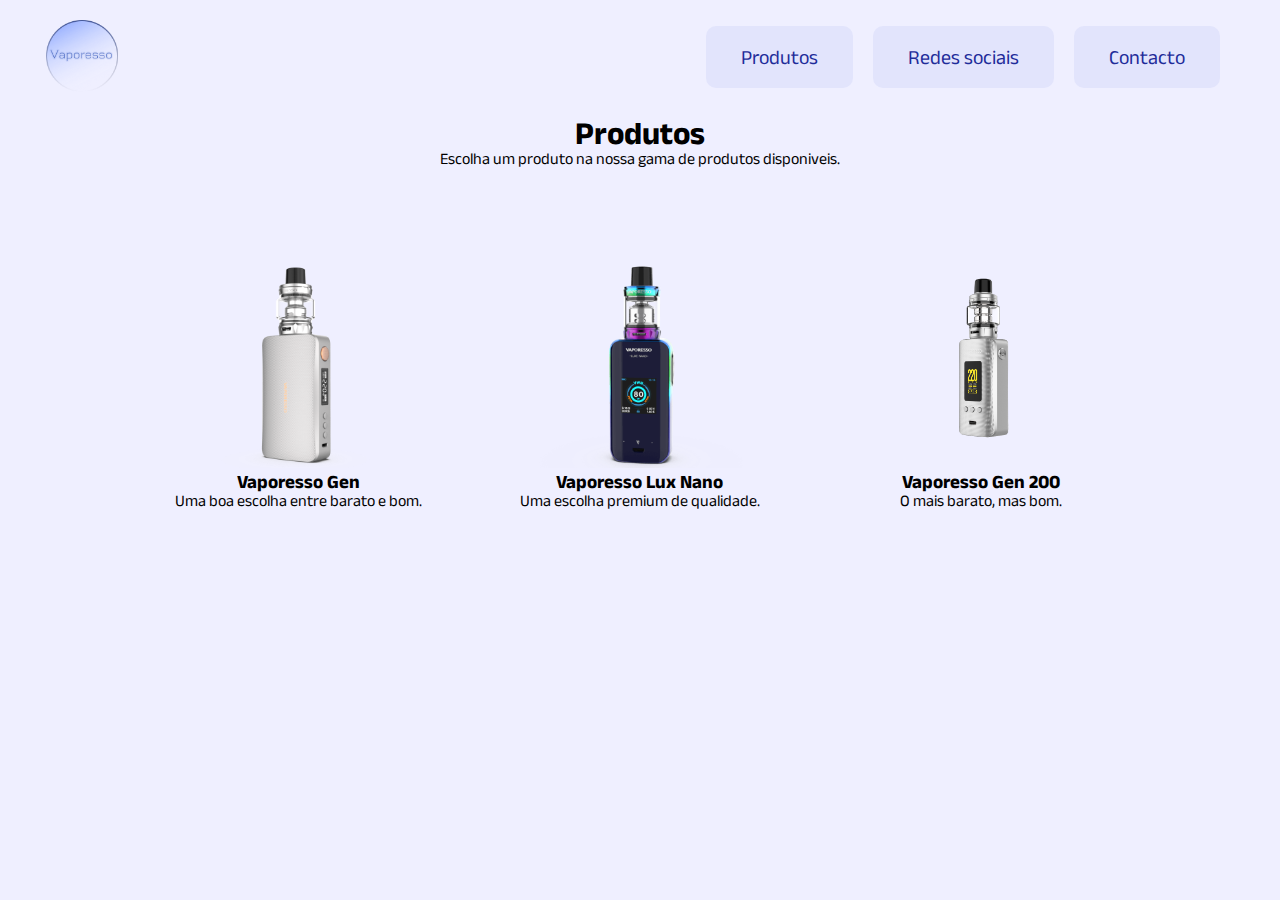
<file: index.html>
<!DOCTYPE html>
<html lang="en">
<head>
    <meta charset="UTF-8">
    <meta http-equiv="X-UA-Compatible" content="IE=edge">
    <meta name="viewport" content="width=device-width, initial-scale=1.0">
    <link rel="stylesheet" href="/public/css/styles.css">
    <title>Vaporesso</title>
</head>
<body>
    <header>
        <div role="img" aria-label="logotipo vaporesso">
            <img class="logo" src="./public/imgs/vaporlogo.png" alt="logo vaporesso">
        </div>

        <nav>
            <ul>
                <li><a href="index.html">Produtos</a></li>
                <li><a href="socials.html">Redes sociais</a></li>
                <li><a href="support.html">Contacto</a></li>
            </ul>
        </nav>
    </header>
    
    <main>
        <div class="conteudo-main">
            <h1>Produtos</h1>
			<p>Escolha um produto na nossa gama de produtos disponiveis.</p>
            <div class="cards">
                <div class="card">
                    <a href="./products/vaporessogen.html">
                        <img src="./public/imgs/genvape.webp" alt="GenVape">
                        <h3>Vaporesso Gen</h3>
                        <p>Uma boa escolha entre barato e bom.</p>
                    </a>
                </div>
                <div class="card">
                    <a href="./products/vaporessoluxnano.html">
                        <img src="./public/imgs/vapelux.webp" alt="VapeLux">
                        <h3>Vaporesso Lux Nano</h3>
                        <p>Uma escolha premium de qualidade.</p>
                    </a>
                </div>
                <div class="card">
                    <a href="./products/vaporessogen200.html">
                        <img src="./public/imgs/vapegen200.webp" alt="VapeGen200">
                        <h3>Vaporesso Gen 200</h3>
                        <p>O mais barato, mas bom.</p>
                    </a>
                </div>
            </div>
        </div>
    </main>
</body>
</html>
</file>
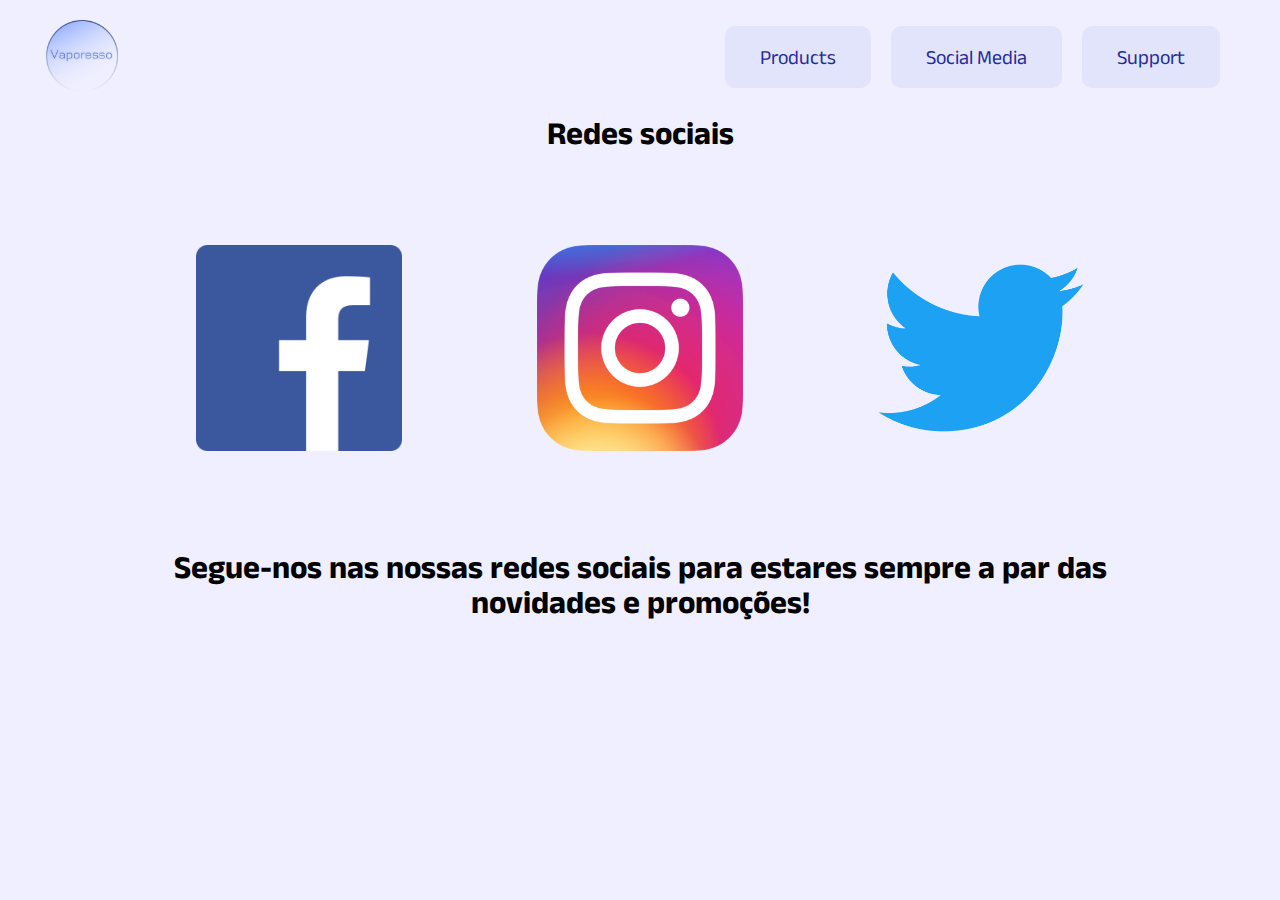
<file: socials.html>
<!DOCTYPE html>
<html lang="en">
<head>
    <meta charset="UTF-8">
    <meta http-equiv="X-UA-Compatible" content="IE=edge">
    <meta name="viewport" content="width=device-width, initial-scale=1.0">
    <link rel="stylesheet" href="/public/css/styles.css">
    <title>Vaporesso</title>
</head>
<body>
    <header>
        <div role="img" aria-label="logotipo vaporesso">
            <img class="logo" src="./public/imgs/vaporlogo.png" alt="logo vaporesso">
        </div>

        <nav>
            <ul>
                <li><a href="index.html">Products</a></li>
                <li><a href="socials.html">Social Media</a></li>
                <li><a href="support.html">Support</a></li>
            </ul>
        </nav>
    </header>
    
    <main>
        <div class="conteudo-main">
            <h1>Redes sociais</h1>
            <div class="cards">
                <div class="card">
                    <a href="">
                        <img src="./public/imgs/socials/facebook.png" alt="icone chat">
                    </a>
                </div>
                <div class="card">
                    <a href="">
                        <img src="./public/imgs/socials/instagram.png" alt="icone webinar">
                    </a>
                </div>
                <div class="card">
                    <a href="">
                        <img src="./public/imgs/socials/twitter.png" alt="icone conferencia">
                    </a>
                </div>
            </div>

            <h1>Segue-nos nas nossas redes sociais para estares sempre a par das novidades e promoções!</h1>
        </div>
    </main>
</body>
</html>
</file>
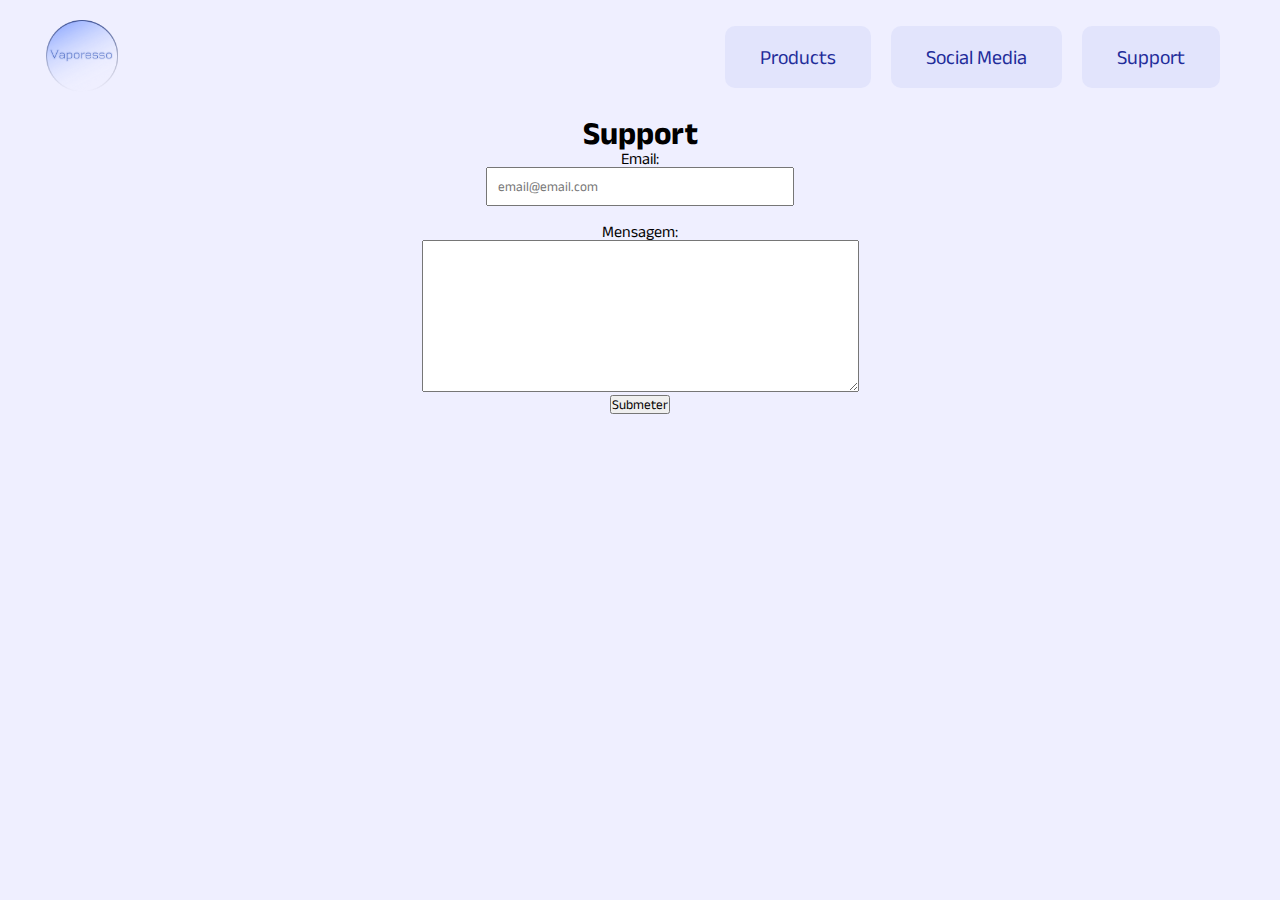
<file: support.html>
<!DOCTYPE html>
<html lang="en">
<head>
    <meta charset="UTF-8">
    <meta http-equiv="X-UA-Compatible" content="IE=edge">
    <meta name="viewport" content="width=device-width, initial-scale=1.0">
    <link rel="stylesheet" href="/public/css/styles.css">
    <title>Vaporesso</title>
</head>
<body>
    <header>
        <div role="img" aria-label="logotipo vaporesso">
            <img class="logo" src="./public/imgs/vaporlogo.png" alt="logo vaporesso">
        </div>

        <nav>
            <ul>
                <li><a href="index.html">Products</a></li>
                <li><a href="socials.html">Social Media</a></li>
                <li><a href="support.html">Support</a></li>
            </ul>
        </nav>
    </header>
    
    <main>
        <div class="conteudo-main">
            <h1>Support</h1>
            <label for="email">Email:</label><br>
            <input name="email" type="email" placeholder="email@email.com"><br><br>
            <label for="mensagem">Mensagem:</label><br>
            <textarea name="mensagem" id="" cols="60" rows="10"></textarea><br>
            <button>Submeter</button>
        </div>
    </main>
</body>
</html>
</file>
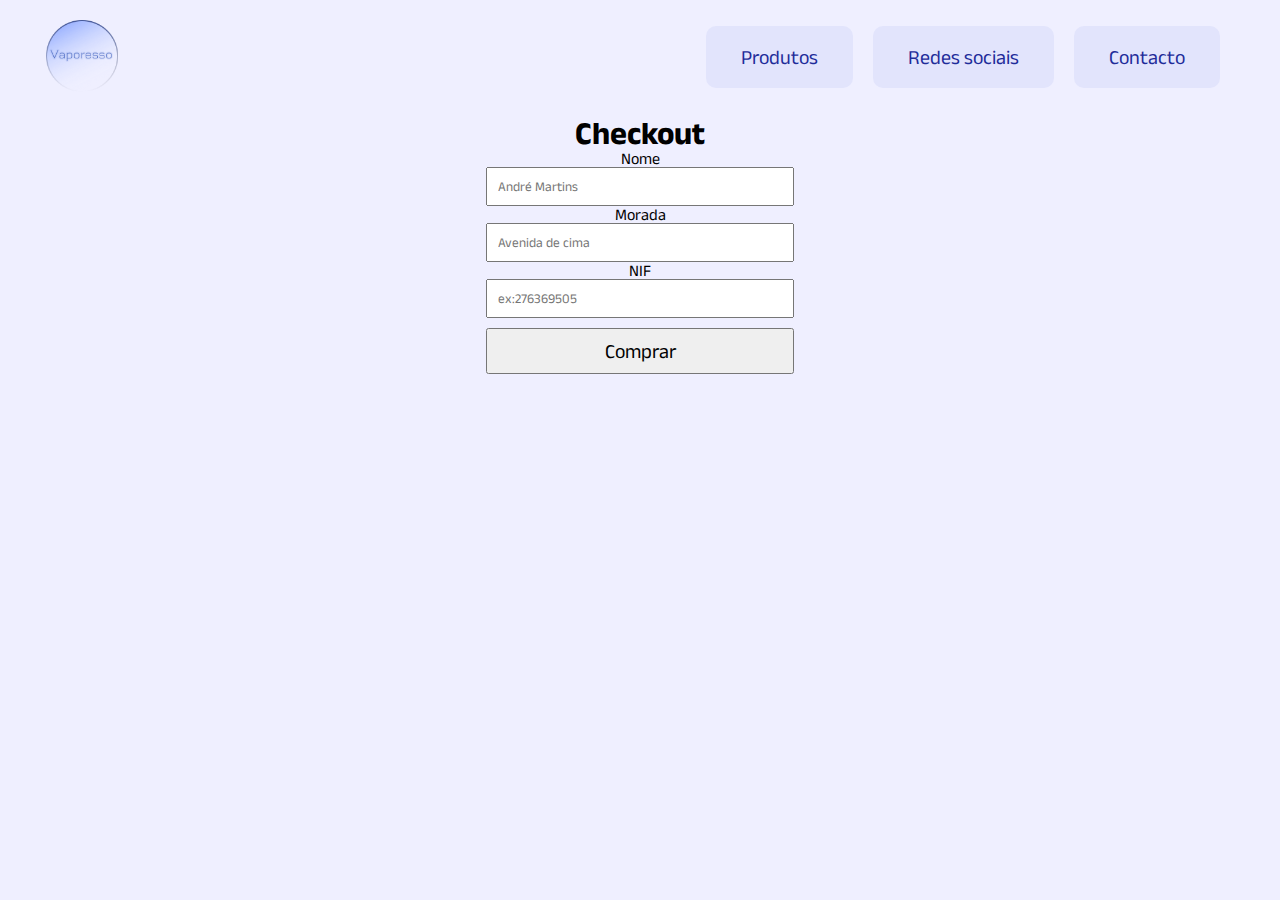
<file: products/checkout.html>
<!DOCTYPE html>
<html lang="en">
<head>
    <meta charset="UTF-8">
    <meta http-equiv="X-UA-Compatible" content="IE=edge">
    <meta name="viewport" content="width=device-width, initial-scale=1.0">
    <link rel="stylesheet" href="../public/css/styles.css">
    <title>Vaporesso</title>
</head>
<body>
    <header>
        <div role="img" aria-label="logotipo vaporesso">
            <img class="logo" src="../public/imgs/vaporlogo.png" alt="logo vaporesso">
        </div>

        <nav>
            <ul>
                <li><a href="../index.html">Produtos</a></li>
                <li><a href="../socials.html">Redes sociais</a></li>
                <li><a href="../support.html">Contacto</a></li>
            </ul>
        </nav>
    </header>
    
    <main>
        <div class="conteudo-main">
            <h1>Checkout</h1>
            <label for="nome">Nome</label><br>
            <input type="text" name="nome" placeholder="André Martins"><br>
            <label for="morada">Morada</label><br>
            <input type="text" name="morada" placeholder="Avenida de cima"><br>
            <label for="nif">NIF</label><br>
            <input type="text" name="nif" placeholder="ex:276369505"><br>
            <input type="button" class="btn-formulario" value="Comprar">
        </div>
    </main>
</body>
</html>
</file>
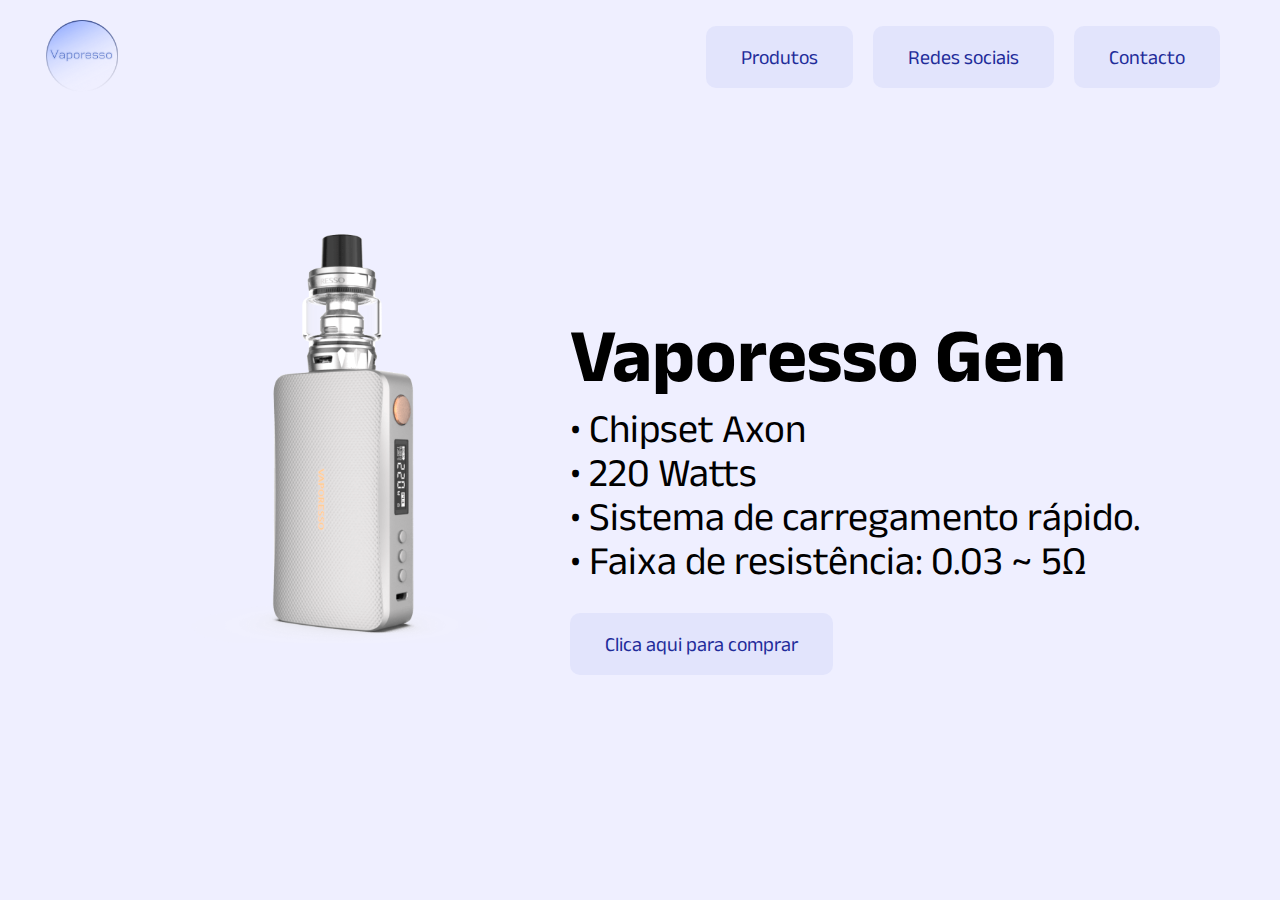
<file: products/vaporessogen.html>
<!DOCTYPE html>
<html lang="en">
<head>
    <meta charset="UTF-8">
    <meta http-equiv="X-UA-Compatible" content="IE=edge">
    <meta name="viewport" content="width=device-width, initial-scale=1.0">
    <link rel="stylesheet" href="../public/css/styles.css">
    <title>Vaporesso</title>
</head>
<body>
    <header>
        <div role="img" aria-label="logotipo vaporesso">
            <img class="logo" src="../public/imgs/vaporlogo.png" alt="logo vaporesso">
        </div>

        <nav>
            <ul>
                <li><a href="../index.html">Produtos</a></li>
                <li><a href="../socials.html">Redes sociais</a></li>
                <li><a href="../support.html">Contacto</a></li>
            </ul>
        </nav>
    </header>
    
    <main>
        <div class="conteudo-main">
            <div class="produto">
                <img src="../public/imgs/genvape.webp" alt="GenVape">
                <div class="info-produto">
                    <h1>Vaporesso Gen</h1>
                    <p>• Chipset Axon</p>
                    <p>• 220 Watts</p>
                    <p>• Sistema de carregamento rápido.</p>
                    <p>• Faixa de resistência: 0.03 ~ 5Ω</p><br><br><br>
                    <a href="./checkout.html">Clica aqui para comprar</a>
                </div>
            </div>
        </div>
    </main>
</body>
</html>
</file>
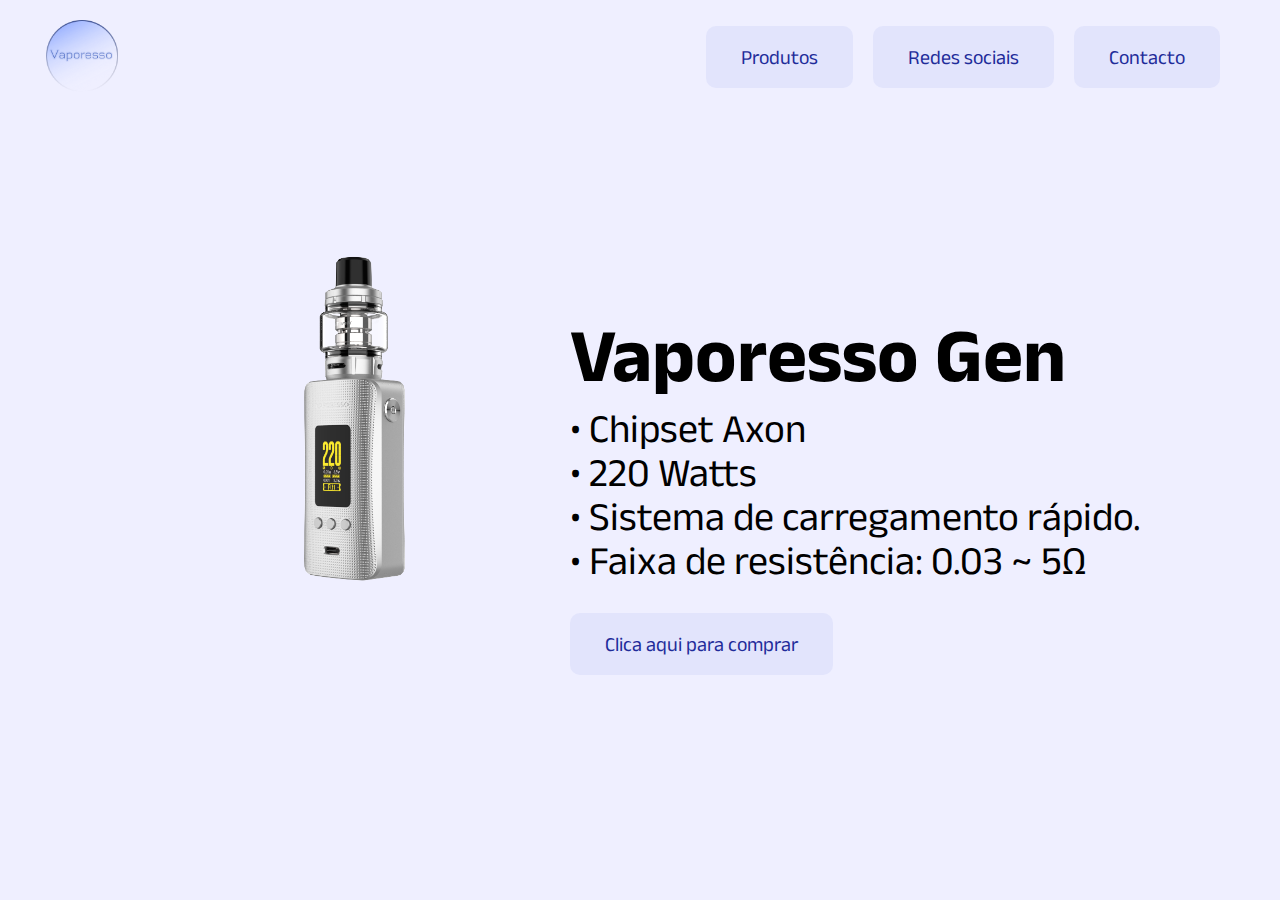
<file: products/vaporessogen200.html>
<!DOCTYPE html>
<html lang="en">
<head>
    <meta charset="UTF-8">
    <meta http-equiv="X-UA-Compatible" content="IE=edge">
    <meta name="viewport" content="width=device-width, initial-scale=1.0">
    <link rel="stylesheet" href="../public/css/styles.css">
    <title>Vaporesso</title>
</head>
<body>
    <header>
        <div role="img" aria-label="logotipo vaporesso">
            <img class="logo" src="../public/imgs/vaporlogo.png" alt="logo vaporesso">
        </div>

        <nav>
            <ul>
                <li><a href="../index.html">Produtos</a></li>
                <li><a href="../socials.html">Redes sociais</a></li>
                <li><a href="../support.html">Contacto</a></li>
            </ul>
        </nav>
    </header>
    
    <main>
        <div class="conteudo-main">
            <div class="produto">
                <img src="../public/imgs/vapegen200.webp" alt="VapeGen200">
                <div class="info-produto">
                    <h1>Vaporesso Gen</h1>
                    <p>• Chipset Axon</p>
                    <p>• 220 Watts</p>
                    <p>• Sistema de carregamento rápido.</p>
                    <p>• Faixa de resistência: 0.03 ~ 5Ω</p><br><br><br>
                    <a href="./checkout.html">Clica aqui para comprar</a>
                </div>
            </div>
        </div>
    </main>
</body>
</html>
</file>
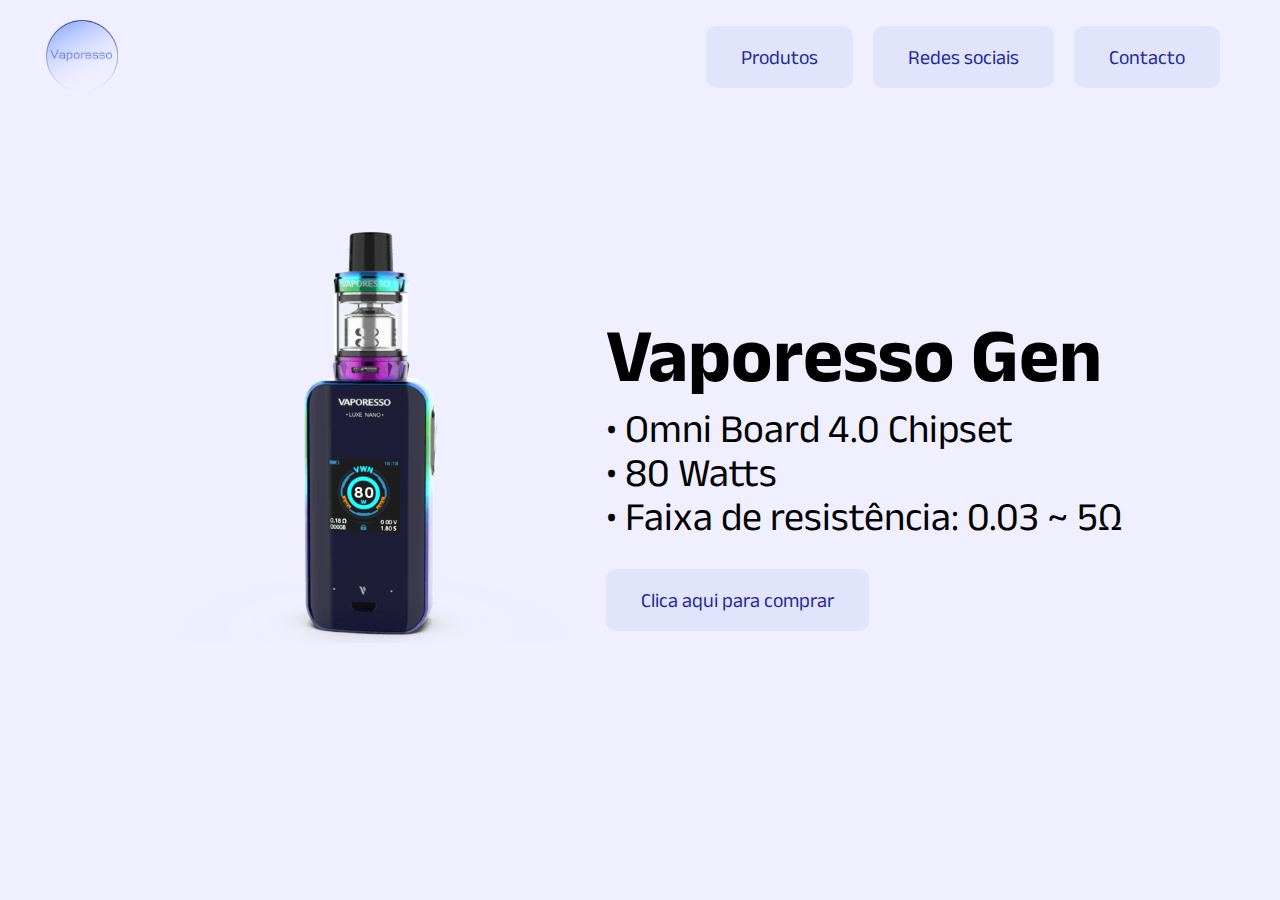
<file: products/vaporessoluxnano.html>
<!DOCTYPE html>
<html lang="en">
<head>
    <meta charset="UTF-8">
    <meta http-equiv="X-UA-Compatible" content="IE=edge">
    <meta name="viewport" content="width=device-width, initial-scale=1.0">
    <link rel="stylesheet" href="../public/css/styles.css">
    <title>Vaporesso</title>
</head>
<body>
    <header>
        <div role="img" aria-label="logotipo vaporesso">
            <img class="logo" src="../public/imgs/vaporlogo.png" alt="logo vaporesso">
        </div>

        <nav>
            <ul>
                <li><a href="../index.html">Produtos</a></li>
                <li><a href="../socials.html">Redes sociais</a></li>
                <li><a href="../support.html">Contacto</a></li>
            </ul>
        </nav>
    </header>
    
    <main>
        <div class="conteudo-main">
            <div class="produto">
                <img src="../public/imgs/vapelux.webp" alt="VapeLux">
                <div class="info-produto">
                    <h1>Vaporesso Gen</h1>
                    <p>• Omni Board 4.0 Chipset</p>
                    <p>• 80 Watts</p>
                    <p>• Faixa de resistência: 0.03 ~ 5Ω</p><br><br><br>
                    <a href="./checkout.html">Clica aqui para comprar</a>
                </div>
            </div>
        </div>
    </main>
</body>
</html>
</file>
<file: public/css/styles.css>
@import url('https://fonts.googleapis.com/css2?family=Anek+Latin&display=swap');

* {
    margin: 0;
    padding: 0;
    box-sizing: border-box;
    font-family: 'Anek Latin', sans-serif;
    scroll-behavior: smooth;
}

body {
    background-color: #EFEFFF;
}

header {
    display: flex;
    justify-content: space-between;
    padding: 20px 40px;
    align-items: center;
}

.logo {
    width: 30%;
}

nav ul {
    display: flex;
    list-style: none;
}

nav ul li a {
    text-decoration: none;
    background-color: #E2E4FC;
    color: #1F2C9A;
    font-size: 20px;
    margin-right: 20px;
    padding: 20px 35px;
    border-radius: 10px;
}

nav ul li a:hover {
    background-color: #bbbedc;
    /*text-decoration: underline;*/
}

.conteudo-main {
    width: 80%;
    margin: auto;
    text-align: center;
}

.conteudo-main input {
    width: 100%;
    padding: 10px;
}

/* CARTÕES */
.cards {
    display: flex;
    justify-content: center;
    margin: 50px 0;
}

.card {
    width: 30%;
    margin: 20px auto;
    display: flex;
    flex-direction: column;
    justify-content: center;
    align-items: center;
    text-align: center;
    padding: 25px;
    border-radius: 5px;
}

.card:hover{
    background-color: #bbbedc;
    transition: background-color 0.5s ease;
}

.card a, a:visited, a:hover, a:active {
    color:inherit;
    text-decoration: none;
}

.card img {
    width: 80%;
}

.card p {
    text-align: center;
}

.produto {
    margin-top: 12vh;
    display: flex;
    justify-content: space-evenly;
}

.produto img {
   height: 420px;
   width: auto;
}

.info-produto {
    text-align: left;
    margin-top: 10vh;
}

.info-produto h1 {
    font-size: 76px;
    margin-bottom: 10px;
}
.info-produto p {
    font-size: 40px;
}
.info-produto a {
    text-decoration: none;
    background-color: #e2e4fc;
    color: #1f2c9a;
    font-size: 20px;
    padding: 20px 35px;
    border-radius: 10px;
    width: 100%;
}

.conteudo-main input {
    width: 30%;
}

.conteudo-main input[type=button] {
    margin-top: 10px;
    font-size: 20px;
}

@media(max-width:1200px) {
    .cards{
        flex-direction: column;
    }
    .card{
        width: 100%;
    }
    .produto img {
    height: 300px;
    width: auto;
    }
    .info-produto h1 {
        font-size: 36px;
        margin-bottom: 10px;
    }
    .info-produto p {
        font-size: 20px;
    }
    .info-produto a {
        text-decoration: none;
        background-color: #e2e4fc;
        color: #1f2c9a;
        font-size: 20px;
        padding: 10px 15px;
        border-radius: 10px;
        width: 100%;
    }
    nav ul li a {
        margin-right: 4px;
        padding: 10px;
    }
}
</file>
